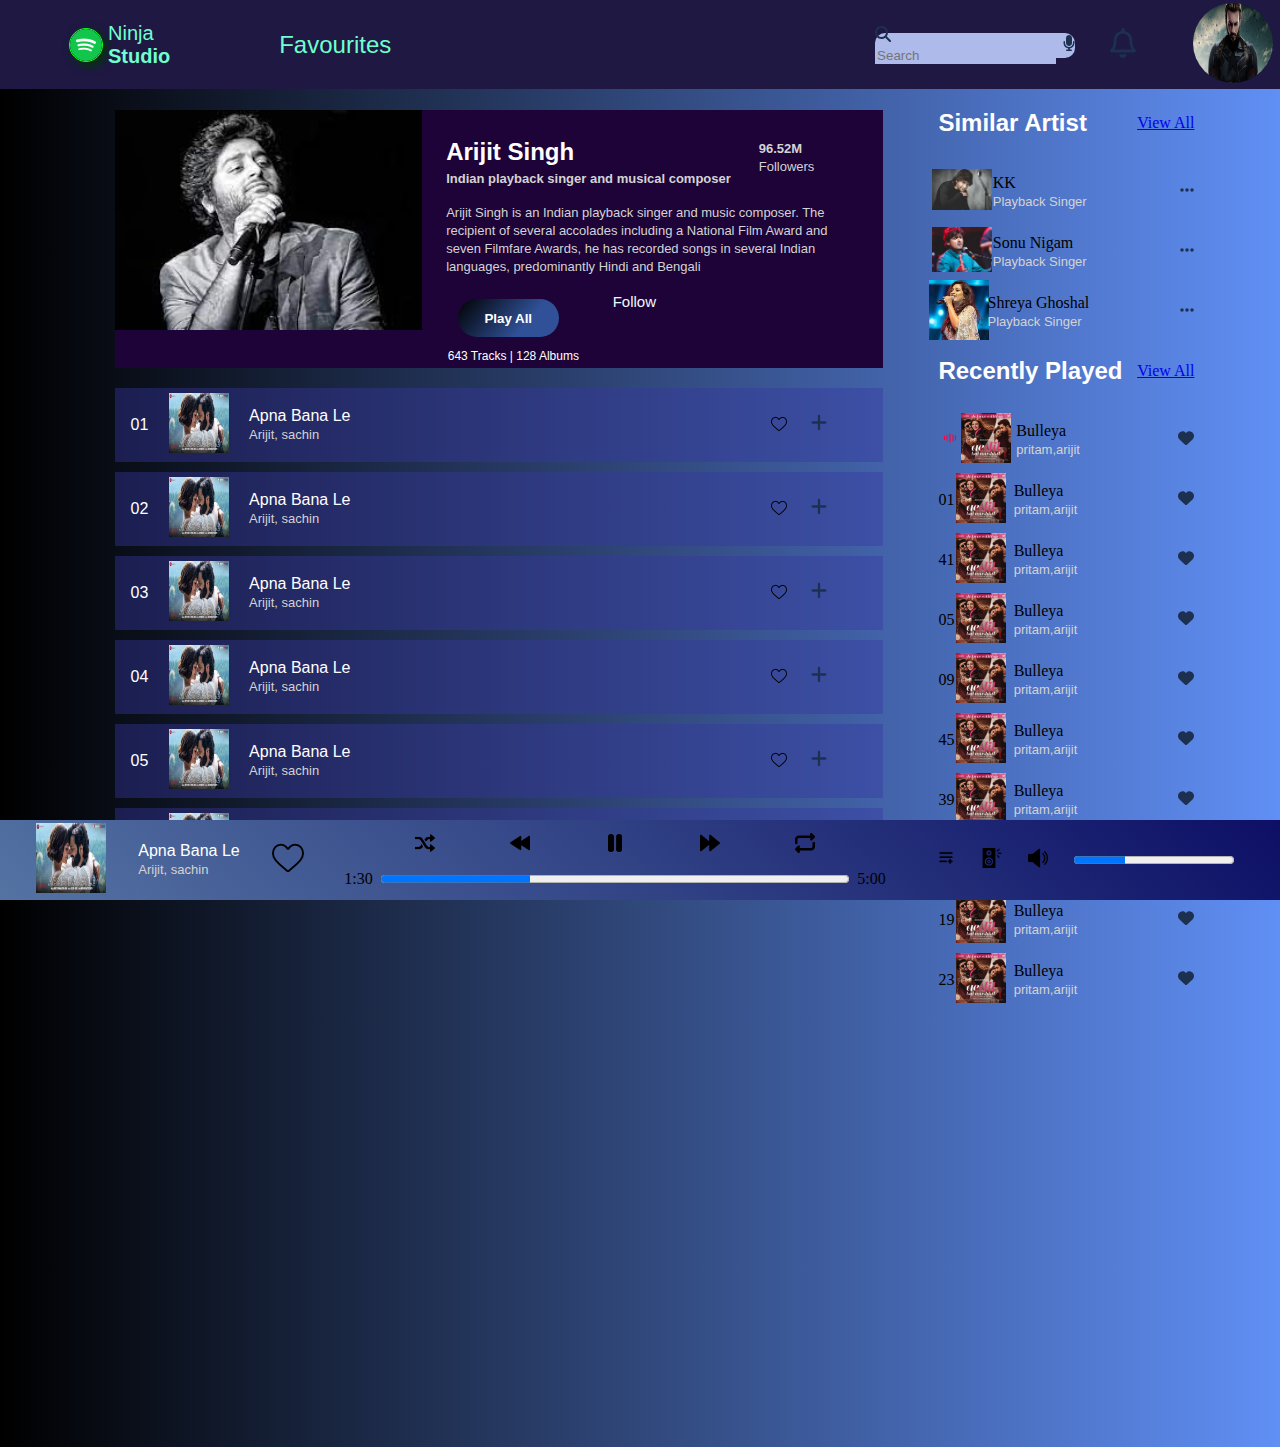
<file: HTML/singlePlaylist.html>
<!DOCTYPE html>
<html lang="en">

<head>
    <meta charset="UTF-8">
    <meta name="viewport" content="width=device-width, initial-scale=1.0">
    <title>Single playlist</title>
    <link rel="stylesheet" href="/CSS/index-styles.CSS">
</head>

<body>

    <header class="header">
        <nav class="navbar">
            <div class="logo-name">
                <img class="logo" src="/Icons/spotify.png" alt="spotify logo">
                <p class="name">Ninja <b>Studio</b></p>
            </div>
            <div class="favourites">
                <p>Favourites</p>
            </div>
            <div class="search">
                <div class="search-box">
                    <div class="icon-search">
                        <img id="search-icon" src="/Icons/search.svg" alt="search icon">
                        <input type="text" placeholder="Search">
                    </div>
                    <div class="mic-icon">
                        <img id="mic-icon" src="/Icons/mic.svg" alt="mic icon">
                    </div>
                </div>
            </div>
            <div class="notifiaction">
                <img class="notifiaction-icon" src="/Icons/bell-regular.svg" alt="">
            </div>
            <div class="profile">
                <img class="profile-img" src="/Images/profile.jpg" alt="profile image">
            </div>
        </nav>
    </header>
    <main class="singleplaylist-main">
        <div class="popular-singer-info-card">
            <div class="singer-img-container">
                <img class="singer-img" src="/Images/arijit_closeup.jpg" alt="singer image">
            </div>
            <div class="singer-info-container">
                <div class="singer-info">
                    <h2 class="text">Arijit Singh</h2>
                    <h5>
                        <span>Indian playback singer and musical composer</span>
                    </h5>
                    <p class="followers"><span><b>96.52M</b> Followers</span></p>
                    <p>
                        <span>Arijit Singh is an Indian playback singer and music composer. The recipient of several
                            accolades including a National Film Award and seven Filmfare Awards, he has recorded songs
                            in several Indian languages, predominantly Hindi and Bengali</span>
                    </p>
                </div>
                <div class="playall-follow-btn">
                    <button type="submit" class="playall-btn text">Play All</button>
                    <p class="text track-info">643 Tracks | 128 Albums</p>
                    <button type="button" class="follow-btn">Follow</button>
                </div>
            </div>
        </div>
        <div class="singleplaylist-songlist-container">
            <div class="songlist-container">
                <div class="singleplaylist-song-number text">01</div>
                <div class="singleplaylist-song-img">
                    <img src="/Images/apna-bana-le.jpg" alt="song img">
                </div>
                <div class="singleplaylist-song-name">
                    <div class="playing-song-singer-name">
                        <div class="playing-song-name text">Apna Bana Le</div>
                        <div class="singer-name"><span>Arijit, sachin</span></div>
                    </div>
                </div>
                <div class="singleplaylist-favourite-add-icon">
                    <img class="icons" src="/Icons/heart.png" alt="heart icon">
                    <img class="icons" src="/Icons/plus-solid.svg" alt="heart icon">
                </div>
            </div>
            <div class="songlist-container">
                <div class="singleplaylist-song-number text">02</div>
                <div class="singleplaylist-song-img">
                    <img src="/Images/apna-bana-le.jpg" alt="song img">
                </div>
                <div class="singleplaylist-song-name">
                    <div class="playing-song-singer-name">
                        <div class="playing-song-name text">Apna Bana Le</div>
                        <div class="singer-name"><span>Arijit, sachin</span></div>
                    </div>
                </div>
                <div class="singleplaylist-favourite-add-icon">
                    <img class="icons" src="/Icons/heart.png" alt="heart icon">
                    <img class="icons" src="/Icons/plus-solid.svg" alt="heart icon">
                </div>
            </div>
            <div class="songlist-container">
                <div class="singleplaylist-song-number text">03</div>
                <div class="singleplaylist-song-img">
                    <img src="/Images/apna-bana-le.jpg" alt="song img">
                </div>
                <div class="singleplaylist-song-name">
                    <div class="playing-song-singer-name">
                        <div class="playing-song-name text">Apna Bana Le</div>
                        <div class="singer-name"><span>Arijit, sachin</span></div>
                    </div>
                </div>
                <div class="singleplaylist-favourite-add-icon">
                    <img class="icons" src="/Icons/heart.png" alt="heart icon">
                    <img class="icons" src="/Icons/plus-solid.svg" alt="heart icon">
                </div>
            </div>
            <div class="songlist-container">
                <div class="singleplaylist-song-number text">04</div>
                <div class="singleplaylist-song-img">
                    <img src="/Images/apna-bana-le.jpg" alt="song img">
                </div>
                <div class="singleplaylist-song-name">
                    <div class="playing-song-singer-name">
                        <div class="playing-song-name text">Apna Bana Le</div>
                        <div class="singer-name"><span>Arijit, sachin</span></div>
                    </div>
                </div>
                <div class="singleplaylist-favourite-add-icon">
                    <img class="icons" src="/Icons/heart.png" alt="heart icon">
                    <img class="icons" src="/Icons/plus-solid.svg" alt="heart icon">
                </div>
            </div>
            <div class="songlist-container">
                <div class="singleplaylist-song-number text">05</div>
                <div class="singleplaylist-song-img">
                    <img src="/Images/apna-bana-le.jpg" alt="song img">
                </div>
                <div class="singleplaylist-song-name">
                    <div class="playing-song-singer-name">
                        <div class="playing-song-name text">Apna Bana Le</div>
                        <div class="singer-name"><span>Arijit, sachin</span></div>
                    </div>
                </div>
                <div class="singleplaylist-favourite-add-icon">
                    <img class="icons" src="/Icons/heart.png" alt="heart icon">
                    <img class="icons" src="/Icons/plus-solid.svg" alt="heart icon">
                </div>
            </div>
            <div class="songlist-container">
                <div class="singleplaylist-song-number text">06</div>
                <div class="singleplaylist-song-img">
                    <img src="/Images/apna-bana-le.jpg" alt="song img">
                </div>
                <div class="singleplaylist-song-name">
                    <div class="playing-song-singer-name">
                        <div class="playing-song-name text">Apna Bana Le</div>
                        <div class="singer-name"><span>Arijit, sachin</span></div>
                    </div>
                </div>
                <div class="singleplaylist-favourite-add-icon">
                    <img class="icons" src="/Icons/heart.png" alt="heart icon">
                    <img class="icons" src="/Icons/plus-solid.svg" alt="heart icon">
                </div>
            </div>
        </div>
    </main>

    <aside class="singleplaylist-aside">
        <div class="queue">
            <header class="queue-header">
                <h2 class="text">Similar Artist</h2>
                <a href="#queue-list">View All </span></a>

            </header>
            <!--#region  -->
            <div class="queue-song-container">
                <div class="song-no">
                    <!-- <img src="/Icons/wave.png" alt="wave png"> -->
                </div>
                <div class="que-song-img similar-artist-img">
                    <img src="/Images/kk_closeup.jpg" alt="song img">
                </div>
                <div class="que-song-name-singer ">
                    <div class="que-song-name">KK</div>
                    <div class="que-singer"><span>Playback Singer</span></div>
                </div>
                <div class="favourite-icon">
                    <img src="/Icons/ellipsis-solid.svg" alt="heart icon">
                </div>
            </div>
            <div class="queue-song-container">
                <div class="song-no">
                    <!-- <p>01</p> -->
                </div>
                <div class="que-song-img similar-artist-img">
                    <img src="/Images/sonu_closeup.jpg" alt="song img">
                </div>
                <div class="que-song-name-singer">
                    <div class="que-song-name">Sonu Nigam</div>
                    <div class="que-singer"><span>Playback Singer</span></div>
                </div>
                <div class="favourite-icon">
                    <img src="/Icons/ellipsis-solid.svg" alt="heart icon">
                </div>
            </div>
            <div class="queue-song-container">
                <div class="song-no">
                    <!-- <p>41</p> -->
                </div>
                <div class="que-song-img similar-artist-img">
                    <img src="/Images/shreya_closeup.jpg" alt="song img">
                </div>
                <div class="que-song-name-singer">
                    <div class="que-song-name">Shreya Ghoshal</div>
                    <div class="que-singer"><span>Playback Singer</span></div>
                </div>
                <div class="favourite-icon">
                    <img src="/Icons/ellipsis-solid.svg" alt="heart icon">
                </div>
            </div>

        </div>
        <div id="myplaylist" class="myplaylist ">
            <header class="queue-header">
                <h2 class="text">Recently Played</h2>
                <a href="#queue-list">View All </span></a>
            </header>
            <!--#region  -->
            <div class="queue-song-container">
                <div class="song-no">
                    <img src="/Icons/wave.png" alt="wave png">
                </div>
                <div class="que-song-img">
                    <img src="/Images/bulleya.jpg" alt="song img">
                </div>
                <div class="que-song-name-singer">
                    <div class="que-song-name">Bulleya</div>
                    <div class="que-singer"><span>pritam,arijit</span></div>
                </div>
                <div class="favourite-icon">
                    <img src="/Icons/heart-solid.svg" alt="heart icon">
                </div>
            </div>
            <div class="queue-song-container">
                <div class="song-no">
                    <p>01</p>
                </div>
                <div class="que-song-img">
                    <img src="/Images/bulleya.jpg" alt="song img">
                </div>
                <div class="que-song-name-singer">
                    <div class="que-song-name">Bulleya</div>
                    <div class="que-singer"><span>pritam,arijit</span></div>
                </div>
                <div class="favourite-icon">
                    <img src="/Icons/heart-solid.svg" alt="heart icon">
                </div>
            </div>
            <div class="queue-song-container">
                <div class="song-no">
                    <p>41</p>
                </div>
                <div class="que-song-img">
                    <img src="/Images/bulleya.jpg" alt="song img">
                </div>
                <div class="que-song-name-singer">
                    <div class="que-song-name">Bulleya</div>
                    <div class="que-singer"><span>pritam,arijit</span></div>
                </div>
                <div class="favourite-icon">
                    <img src="/Icons/heart-solid.svg" alt="heart icon">
                </div>
            </div>
            <div class="queue-song-container">
                <div class="song-no">
                    <p>05</p>
                </div>
                <div class="que-song-img">
                    <img src="/Images/bulleya.jpg" alt="song img">
                </div>
                <div class="que-song-name-singer">
                    <div class="que-song-name">Bulleya</div>
                    <div class="que-singer"><span>pritam,arijit</span></div>
                </div>
                <div class="favourite-icon">
                    <img src="/Icons/heart-solid.svg" alt="heart icon">
                </div>
            </div>
            <div class="queue-song-container">
                <div class="song-no">
                    <p>09</p>
                </div>
                <div class="que-song-img">
                    <img src="/Images/bulleya.jpg" alt="song img">
                </div>
                <div class="que-song-name-singer">
                    <div class="que-song-name">Bulleya</div>
                    <div class="que-singer"><span>pritam,arijit</span></div>
                </div>
                <div class="favourite-icon">
                    <img src="/Icons/heart-solid.svg" alt="heart icon">
                </div>
            </div>
            <div class="queue-song-container">
                <div class="song-no">
                    <p>45</p>
                </div>
                <div class="que-song-img">
                    <img src="/Images/bulleya.jpg" alt="song img">
                </div>
                <div class="que-song-name-singer">
                    <div class="que-song-name">Bulleya</div>
                    <div class="que-singer"><span>pritam,arijit</span></div>
                </div>
                <div class="favourite-icon">
                    <img src="/Icons/heart-solid.svg" alt="heart icon">
                </div>
            </div>
            <div class="queue-song-container">
                <div class="song-no">
                    <p>39</p>
                </div>
                <div class="que-song-img">
                    <img src="/Images/bulleya.jpg" alt="song img">
                </div>
                <div class="que-song-name-singer">
                    <div class="que-song-name">Bulleya</div>
                    <div class="que-singer"><span>pritam,arijit</span></div>
                </div>
                <div class="favourite-icon">
                    <img src="/Icons/heart-solid.svg" alt="heart icon">
                </div>
            </div>
            <div class="queue-song-container">
                <div class="song-no">
                    <p>22</p>
                </div>
                <div class="que-song-img">
                    <img src="/Images/bulleya.jpg" alt="song img">
                </div>
                <div class="que-song-name-singer">
                    <div class="que-song-name">Bulleya</div>
                    <div class="que-singer"><span>pritam,arijit</span></div>
                </div>
                <div class="favourite-icon">
                    <img src="/Icons/heart-solid.svg" alt="heart icon">
                </div>
            </div>
            <div class="queue-song-container">
                <div class="song-no">
                    <p>19</p>
                </div>
                <div class="que-song-img">
                    <img src="/Images/bulleya.jpg" alt="song img">
                </div>
                <div class="que-song-name-singer">
                    <div class="que-song-name">Bulleya</div>
                    <div class="que-singer"><span>pritam,arijit</span></div>
                </div>
                <div class="favourite-icon">
                    <img src="/Icons/heart-solid.svg" alt="heart icon">
                </div>
            </div>
            <div class="queue-song-container">
                <div class="song-no">
                    <p>23</p>
                </div>
                <div class="que-song-img">
                    <img src="/Images/bulleya.jpg" alt="song img">
                </div>
                <div class="que-song-name-singer">
                    <div class="que-song-name">Bulleya</div>
                    <div class="que-singer"><span>pritam,arijit</span></div>
                </div>
                <div class="favourite-icon">
                    <img src="/Icons/heart-solid.svg" alt="heart icon">
                </div>
            </div>
        </div>
    </aside>
    <div id="bottom-song-container" class="song-play-container singleplaylist-song-play-container">
        <div class="song-info-container">
            <div class="playing-song-img">
                <img src="/Images/apna-bana-le.jpg" alt="song img">
            </div>
            <div class="playing-song-singer-name">
                <div class="playing-song-name text">Apna Bana Le</div>
                <div class="singer-name"><span>Arijit, sachin</span></div>
            </div>
            <div class="favourite-icon">
                <img src="/Icons/heart.png" alt="heart icon">
            </div>
        </div>
        <div class="song-controls-container">
            <div class="song-controls">
                <div class="shuffle-song">
                    <img class="music-control-icons" src="/Icons/shuffle.png" alt="shuffle icon">
                </div>
                <div class="backward">
                    <img class="music-control-icons" src="/Icons/backward-arrows-couple.png" alt="backward icon">
                </div>
                <div class="play-pause">
                    <img class="music-control-icons" src="/Icons/pause.png" alt="pause icon">
                </div>
                <div class="forward">
                    <img class="music-control-icons" src="/Icons/fast-forward.png" alt="forward icon">
                </div>
                <div class="repeate-song">
                    <img class="music-control-icons" src="/Icons/repeat.png" alt="repeat icon">
                </div>
            </div>
            <div class="song-playing-bar">
                <div>1:30</div>
                <progress class="song-progress-bar" value="32" max="100"> 32% </progress>
                <div>5:00</div>
            </div>
        </div>
        <div class="volume-container">
            <div class="song-list">
                <img class="music-control-icons" src="/Icons/add-to-playlist.png" alt="">
            </div>
            <div class="spekers">
                <img class="music-control-icons" src="/Icons/speaker.png" alt="">
            </div>
            <div class="volume">
                <img class="music-control-icons" src="/Icons/volume.png" alt="">

            </div>
            <div>
                <progress value="32" max="100"> 32% </progress>
            </div>
        </div>
    </div>
</body>

</html>
</file>
<file: CSS/index-styles.CSS>
body {
    background: linear-gradient(90deg, black, #608ff5);
    margin: 0;
}

:root {
    --font-family-sans-serif: sans-serif;
    --text-color: white;
}

.text {
    color: var(--text-color);
    font-family: var(--font-family-sans-serif);
}

span {
    font-size: small;
    font-family: 'Segoe UI', Tahoma, Geneva, Verdana, sans-serif;
    color: lightgray;
}

/* .content {
    border: 2px solid black;
    margin: 0.2rem;
} */

/*--- Header ---*/
.header {
    /* border: 2px solid black; */
    padding: 4rem;
    padding-top: 2px;
    padding-bottom: 1px;
    position: sticky;
    top: 0px;
    z-index: 1;
    background-color: #1e1843;
}

/* --- navbar --- */
.navbar {
    display: flex;
    flex-direction: row;
    align-items: center;
    --text-color: #6fffce;
    /* border: 1px solid black; */
}


/* --- name & logo --- */
.logo-name {
    color: var(--text-color);
    width: 100px;
    display: flex;
    flex-direction: row;
    align-items: center;
    /* border: 1px solid black; */
}

.logo {
    margin: 5px;
    border: 1px solid #18ff1d;
    border-radius: 50%;
    box-shadow: 4px 4px 10px #003701;
}

.name {
    font-size: 20px;
    font-family: var(--font-family-sans-serif);
    color: var(--text-color);
}

/* --- favourites --- */
.favourites {
    position: relative;
    left: 10%;
    font-family: var(--font-family-sans-serif);
    color: var(--text-color);
    font-size: x-large;
}

/* --- search --- */
.search {
    position: relative;
    left: 52%;
    background-color: hsl(227.08deg 58.51% 79.88%);
    border-radius: 10px;
}

.search-box {
    display: flex;
    flex-direction: row;
    justify-content: space-between;
    align-items: center;
    /* border: 1px solid black; */
    width: 200px;
    height: 25px;
    border-radius: 10px;
}

.search-box input {
    display: inline-block;
    font-size: smaller;
    background-color: hsl(227.08deg 58.51% 79.88%);
    font-family: var(--font-family-sans-serif);
    border: none;
    color: var(--text-color);
}


/* --- notification --- */
.notifiaction {
    position: relative;
    left: 55%;
    color: var(--text-color);
}

.notifiaction-icon {
    height: 30px;
}

/* --- porfile --- */
.profile {
    position: relative;
    left: 60%;
}

.profile-img {
    height: 80px;
    width: 80px;
    border-radius: 50%;
}

/* --- main --- */
main {
    display: inline-block;
    position: relative;
    left: 9%;
    /* border: 1px solid black; */
    height: auto;
    width: 60%;
}

/*--- Carousel ---*/
.carousel-div {
    height: 300px;
}

.slider {
    width: 100%
}

.slider input {
    display: none;
}

.testimonials {
    background-color: #1d0338;
    top: 13px;
    display: flex;
    align-items: center;
    justify-content: center;
    position: relative;
    min-height: 350px;
    perspective: 200px;
    overflow: hidden;
}

.testimonials .item {
    width: 525px;
    height: 247px;
    padding: 0px;
    border-radius: 5px;
    /* background-color: #21262d; */
    position: absolute;
    /* border: 3px solid white; */
    top: 15;
    box-sizing: border-box;
    text-align: center;
    transition: transform 0.4s;
    box-shadow: 0 0 10px rgba(0, 0, 0, 0.3);
    user-select: none;
    cursor: pointer;
}

.concert-img {
    height: 242px;
    width: 518px;
}

.testimonials .item h1 {
    font-size: 114px;
    color: white;
}


#t-1:checked~.testimonials label[for="t-3"],
#t-2:checked~.testimonials label[for="t-4"],
#t-3:checked~.testimonials label[for="t-5"],
#t-4:checked~.testimonials label[for="t-1"],
#t-5:checked~.testimonials label[for="t-2"] {
    transform: translate3d(600px, 0, -180px) rotateY(-25deg);
    z-index: 2;
}

#t-1:checked~.testimonials label[for="t-2"],
#t-2:checked~.testimonials label[for="t-3"],
#t-3:checked~.testimonials label[for="t-4"],
#t-4:checked~.testimonials label[for="t-5"],
#t-5:checked~.testimonials label[for="t-1"] {
    transform: translate3d(300px, 0, -90px) rotateY(-15deg);
    z-index: 3;
}

#t-2:checked~.testimonials label[for="t-1"],
#t-3:checked~.testimonials label[for="t-2"],
#t-4:checked~.testimonials label[for="t-3"],
#t-5:checked~.testimonials label[for="t-4"],
#t-1:checked~.testimonials label[for="t-5"] {
    transform: translate3d(-300px, 0, -90px) rotateY(15deg);
    z-index: 3;
}

#t-3:checked~.testimonials label[for="t-1"],
#t-4:checked~.testimonials label[for="t-2"],
#t-5:checked~.testimonials label[for="t-3"],
#t-2:checked~.testimonials label[for="t-5"],
#t-1:checked~.testimonials label[for="t-4"] {
    transform: translate3d(-600px, 0, -180px) rotateY(25deg);

}

#t-1:checked~.testimonials label[for="t-1"],
#t-2:checked~.testimonials label[for="t-2"],
#t-3:checked~.testimonials label[for="t-3"],
#t-4:checked~.testimonials label[for="t-4"],
#t-5:checked~.testimonials label[for="t-4"],
#t-5:checked~.testimonials label[for="t-5"] {

    z-index: 4;
}



/*--- latest release ---*/
.latest-release-div {
    height: auto;
    margin-top: 10px;
    /* border: 1px solid black; */
}

.latest-song {
    display: flex;
    flex-wrap: wrap;
    justify-content: space-evenly;
}

.song-info {
    display: flex;
    position: relative;
    /* border: 1px solid black; */
    width: 315px;
    margin: 15px;
}

.song-img-and-name {
    /* width: 150px; */
    width: auto;
    display: flex;
    flex-direction: row;
    /* border: 1px solid black; */
    position: relative;
}

.song-name {
    position: relative;
    top: 10%;
}

.date {
    position: absolute;
    top: 30%;
    right: -30%;
}

.play-btn-container {
    position: relative;
}


.play-btn {
    opacity: 0;
    width: 60px;
    position: absolute;
    top: 20px;
    right: 15px;
}




.song-img-container {
    position: relative;
}

.play-icon {
    display: none;
    position: absolute;
    top: 25%;
    left: 37%;
    height: 50px;
}

.song-img:hover+.play-icon {
    display: block;
}

.song-img {
    width: 100px;
}

.vertical-list li {
    list-style: none;
    font-size: small;
}

.nav-section a {
    color: white;
    text-decoration: none;
}

.menubar-nav {
    display: none;

}

.menubar-nav:target {
    display: block;
}

.menu-btn {
    position: absolute;
    left: 90%;
}

.song-dropdown {
    list-style-type: none;
    display: none;
}




/* --- popular artist--- */


/* common properies are written togheter for display flex */
.song-categories,
.popular-artist,
.party-electronic-roadtrip {
    display: flex;
    flex-direction: row;
    justify-content: space-evenly;
    padding-top: 10px;
}

/* .popular-artist{
} */
.artist img {
    width: 150px;
    height: 150px;
    border-radius: 50%;
    margin: 10px;
}

.artist img:hover {
    opacity: 0.6;
    background: url(/Icons/play-solid.svg);
    z-index: 1;
}

/* ---song-categories--- */

.song-categories {
    background: linear-gradient(245deg, black, #005298);
    border-radius: 20px;
}

.category {

    position: relative;
}

.category img {
    width: 100px;
    height: 100px;
    border-radius: 50%;
    margin: 10px;
    opacity: 0.5;
}

.song-categories-text {
    position: absolute;
    bottom: 30%;
    left: 37%;
    color: var(--text-color);
    font-family: cursive;
    font-size: smaller;
}

/* ---party-electronic-roadtrip */
.beats {
    position: relative;
}

.beats:hover {
    transform: scale(1.1);
    transition: 1s;
    opacity: 0.7;
    overflow: hidden;
}

.beats img {
    width: 280px;
    height: 150px;
    opacity: 0.8;
}

.beats p {
    font-size: larger;
    font-family: fantasy;
    color: mintcream;
}

/* ---latest Hindi Songs */
.hindi-english-songs {
    display: flex;
    justify-content: space-between;
}

.latest-song-img {
    height: 120px;
    width: 120px;
}

.six-songs p {
    margin: 0;

}

/* --- aside --- */
aside {
    display: inline-block;
    position: relative;
    top: -242px;
    left: 13%;
    width: 20%;
}

.queue-header {
    /* border: 1px solid black; */
    display: flex;
    justify-content: space-between;
    align-items: center;
    position: relative;
}

.queue-list {
    display: none;
    background-color: white;
    padding: 0;
    position: absolute;
    right: 10%;
    top: 63%;
}

.queue-list:target {
    display: block;
}

.queue-list li {
    list-style-type: none;
    border-bottom: 1px solid black;
    margin: 5px;
    padding: 5px;
}

.queue-list a {
    text-decoration: none;
}

/* ---queue-song-container--- */
.queue-song-container {
    display: flex;
    height: 50px;
    /* border: 1px solid black; */
    margin-top: 10px;
    justify-content: space-between;
    align-items: center;
}

.que-song-img {
    margin-left: -100px;
}

.que-song-img img {
    width: 50px;
}

.que-song-name-singer {
    margin-left: -93px;
}



/* --- my-playlist --- */
.down-arrow {
    display: inline-block;
    transform: rotate(90deg);
}

/* .myplaylist{
    display: none;
} */
.myplaylist:target {
    display: block;
}

.queue:target {
    display: none;
}


/* ---song-play-container--- */
.song-play-container {
    width: 100%;
    position: fixed;
    bottom: 0;
    display: none;
    /* border: 2px solid black; */
    height: 80px;
    justify-content: space-evenly;
    background: linear-gradient(223deg, #000054c4, #5473a3);
    background-color: #3841a0;
}

.song-play-container:target {
    display: flex;
}

.song-info-container {
    display: flex;
    align-items: center;
    justify-content: space-around;
    /* border: 1px solid white; */
    width: 300px;
}

.playing-song-img img {
    width: 70px;
    height: 70px;
}

.song-controls-container {
    /* border: 1px solid white; */
    width: 550px;
}

.song-controls {
    /* border:1px solid black; */
    height: 30px;
    display: flex;
    justify-content: space-evenly;
    align-items: center;
    margin-top: 10px;
}

.volume-container {
    /* border: 1px solid white; */
    width: 350px;
    display: flex;
    justify-content: space-evenly;
    align-items: center;
}

.music-control-icons {
    width: 20px;
}

.song-playing-bar {
    display: flex;
    justify-content: space-around;
    align-items: center;
    margin-top: 10px;
}

.song-progress-bar {
    width: 85%;
}


/* ---------------- single playlist --------------- */
.singleplaylist-main {
    top: -555px;
    /* border: 2px solid black; */
}

.popular-singer-info-card {
    height: 258px;
    /* border: 2px solid black; */
    display: flex;
    background-color: #1d0338;
}

.singer-img-container {
    /* border: 1px solid white; */
    width: 40%;
}

.singer-img {
    width: 100%;
}

.singer-info-container {
    position: relative;
    display: flex;
    flex-direction: column;
    /* border: 1px solid black; */
    margin-left: 2%;
    width: 55%;
}

.singer-info {
    margin: 2%;
}

.singer-info h2 {
    margin-bottom: 5px;
}

.singer-info h5 {
    margin: 0;
}

.followers {
    position: absolute;
    left: 76%;
    top: 5%;
}

/* ---play and follow btn */
.playall-follow-bt {
    position: relative;
}

.playall-btn {
    background: linear-gradient(130deg, black, #305198 67%);
    border: none;
    font-weight: 700;
    height: 38px;
    width: 101px;
    margin-left: 20px;
    border-radius: 24px;
    cursor: pointer;
}

.track-info {
    font-size: 12px;
    margin-left: 10px;
}

.follow-btn {
    position: absolute;
    left: 40%;
    bottom: 22%;
    background: none;
    border: none;
    font-size: 15px;
    color: aliceblue;
}


/* -----singleplaylist aisde */

.singleplaylist-aside {
    display: inline-block;
    position: relative;
    top: 0;
    left: 13%;
    width: 20%;
}

.similar-artist-img img {
    width: 60px;
}

/* ----song list---- */

.singleplaylist-songlist-container {
    display: flex;
    flex-direction: column;
    margin-top: 20px;
}

.songlist-container {
    display: flex;
    align-items: center;
    position: relative;
    background-color: #3838a26b;
    /* box-shadow: 5px 10px green inset; */
    margin-bottom: 10px;
}

.singleplaylist-song-img img {
    width: 60px;
    height: 60px;
    margin: 5px;

}

.singleplaylist-song-img,
.singleplaylist-song-name,
.singleplaylist-song-number {
    margin-left: 2%;
}

/* .playing-song-singer-name{
    margin-left: 2%;
} */
.singleplaylist-favourite-add-icon {
    position: absolute;
    right: 6%;
}

.icons {
    width: 16px;
    margin: 10px;
}

/* ------bottom music player */
.singleplaylist-song-play-container {
    display: flex;
}
</file>
